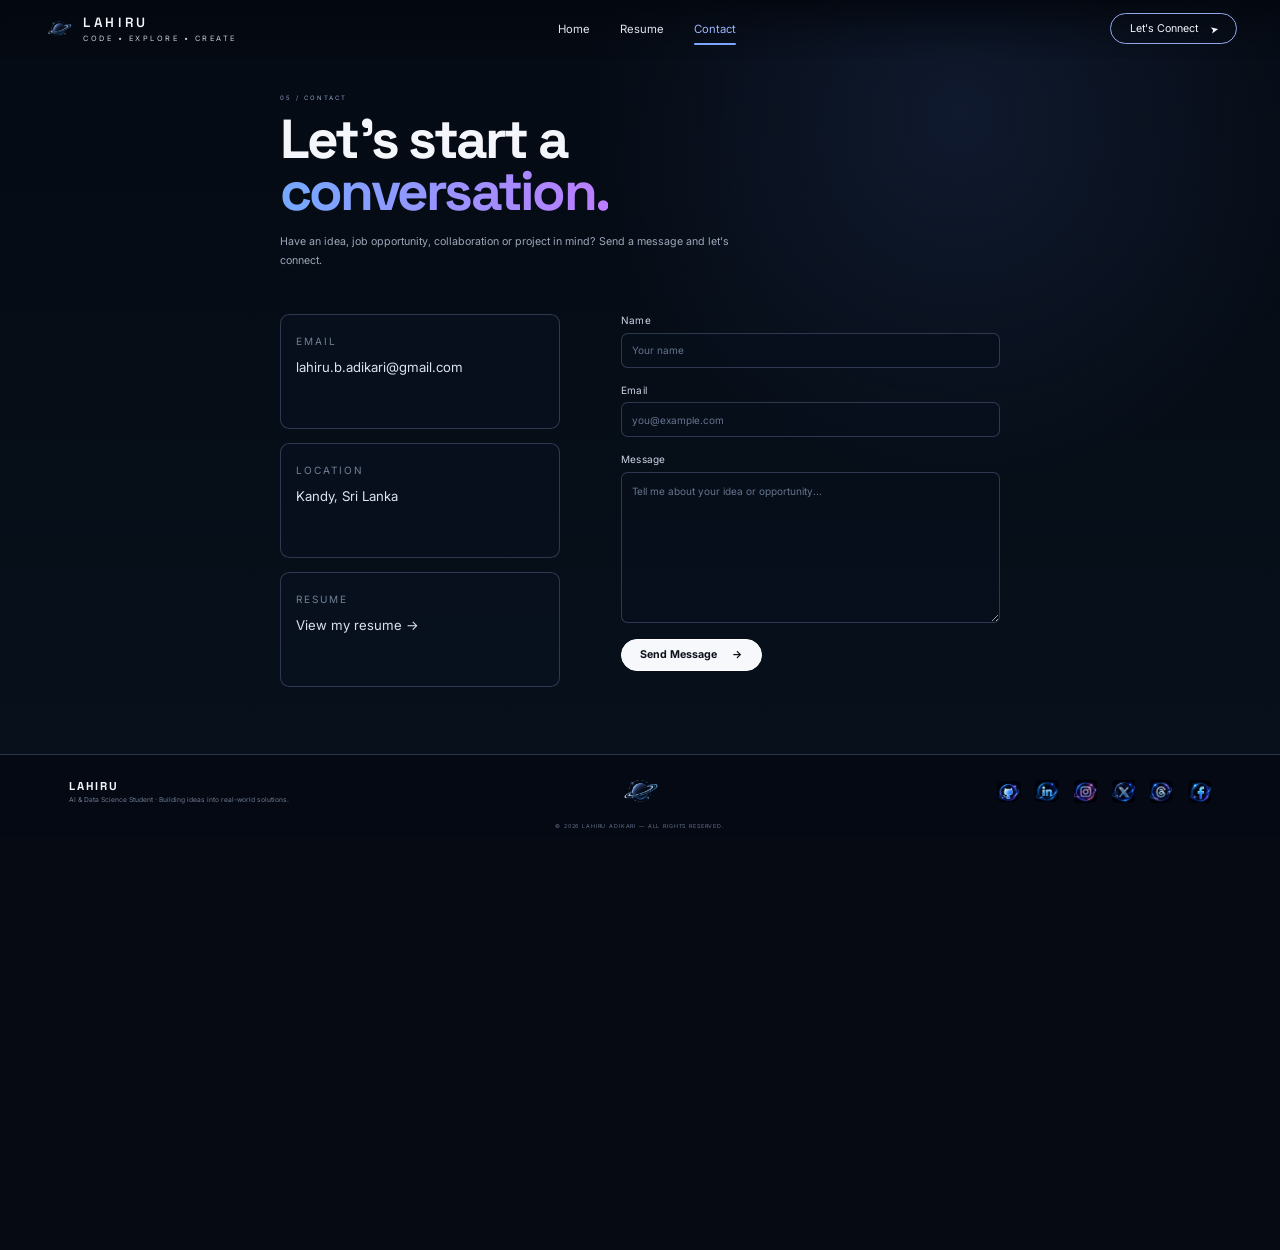
<file: contact.html>
<!doctype html>
<html lang="en">
<head>
  <meta charset="UTF-8">
  <meta name="viewport" content="width=device-width, initial-scale=1">
  <title>Contact | Lahiru</title>
  <link rel="icon" type="image/png" href="assets/logo.png">
  <link rel="stylesheet" href="style.css">
</head>

<body>

  <header class="site-header">

    <a class="brand" href="index.html#home" aria-label="Lahiru home">
      <img
        class="brand-logo"
        src="assets/logo.png"
        alt="Lahiru planet logo">

      <span>
        <strong>LAHIRU</strong>
        <small>CODE • EXPLORE • CREATE</small>
      </span>
    </a>


    <nav class="main-nav" id="mainNav" aria-label="Primary navigation">
      <a href="index.html#home" class="nav-link">Home</a>
      <a href="resume.html" class="nav-link">Resume</a>
      <a href="contact.html" class="nav-link active">Contact</a>
    </nav>


    <div class="header-actions">

      <a class="connect-btn" href="mailto:lahiru@example.com">
        <span>Let's Connect</span>
        <span class="send-icon">➤</span>
      </a>

    </div>


    <button
      class="menu-toggle"
      id="menuToggle"
      aria-label="Open navigation"
      aria-expanded="false"
    >
      <span></span>
      <span></span>
      <span></span>
    </button>

  </header>


  <main class="inner-page">

    <div class="inner-page-wrap">

      <p class="page-eyebrow">05 / CONTACT</p>

      <h1>
        Let's start a<br>
        <span>conversation.</span>
      </h1>

      <p class="inner-page-intro">
        Have an idea, job opportunity, collaboration or project
        in mind? Send a message and let's connect.
      </p>


      <div class="page-grid">


        <!-- Contact Details -->

        <div class="contact-details">

          <div class="detail-card">
            <small>EMAIL</small>
            <a href="mailto:lahiru@example.com">
              lahiru.b.adikari@gmail.com
            </a>
          </div>


          <div class="detail-card">
            <small>LOCATION</small>
            <span>Kandy, Sri Lanka</span>
          </div>


          <div class="detail-card">
            <small>RESUME</small>
            <a href="resume.html">
              View my resume →
            </a>
          </div>

        </div>


        <!-- Contact Form -->

        <form class="contact-form" id="contactForm">

          <label>
            Name
            <input
              type="text"
              id="name"
              name = "name"
              required
              placeholder="Your name"
            >
          </label>


          <label>
            Email
            <input
              type="email"
              id="email"
              name = "email"
              required
              placeholder="you@example.com"
            >
          </label>


          <label>
            Message
            <textarea
              id="message"
              name = "message"
              required
              rows="8"
              placeholder="Tell me about your idea or opportunity..."
            ></textarea>
          </label>


          <button class="primary-btn" type="submit">
            Send Message
            <span>→</span>
          </button>


          <p class="form-status" id="formStatus"></p>

        </form>

      </div>

    </div>

  </main>

  <!-- =========================
         FOOTER
         ========================= -->

    <footer class="site-footer">

      <div>

        <strong>
          LAHIRU
        </strong>

        <p>
          AI & Data Science Student · Building ideas into real-world solutions.
        </p>

      </div>


      <div class="footer-orbit">
        <img
          class="brand-logo"
          src="assets/logo.png"
          alt="Lahiru logo">
      </div>


      <div class="socials">

        <a href="#" aria-label="GitHub">
          <img class="social-logo" src="assets/social/git.png" alt="github">
        </a>

        <a href="https://www.linkedin.com/in/lahiru-b-adikari/" aria-label="LinkedIn">
          <img class="social-logo" src="assets/social/in.png" alt="linkedin">
        </a>

        <a href="#" aria-label="Instagram">
          <img class="social-logo" src="assets/social/insta.png" alt="instagram">
        </a>

        <a href="https://x.com/LahiruAdikarii" aria-label="X">
          <img class="social-logo" src="assets/social/x.png" alt="X">
        </a>

        <a href="#" aria-label="Threads">
          <img class="social-logo" src="assets/social/thread.png" alt="threads">
        </a>

        <a href="https://www.facebook.com/lahiru.adikari.94" aria-label="Facebook">
          <img class="social-logo" src="assets/social/fb.png" alt="X">
        </a>

      </div>


        <!-- COPYRIGHT -->
      <small>
        © 2026 LAHIRU ADIKARI — ALL RIGHTS RESERVED.
      </small>

    </footer>




  <script src="script.js"></script>

</body>
</html>
</file>
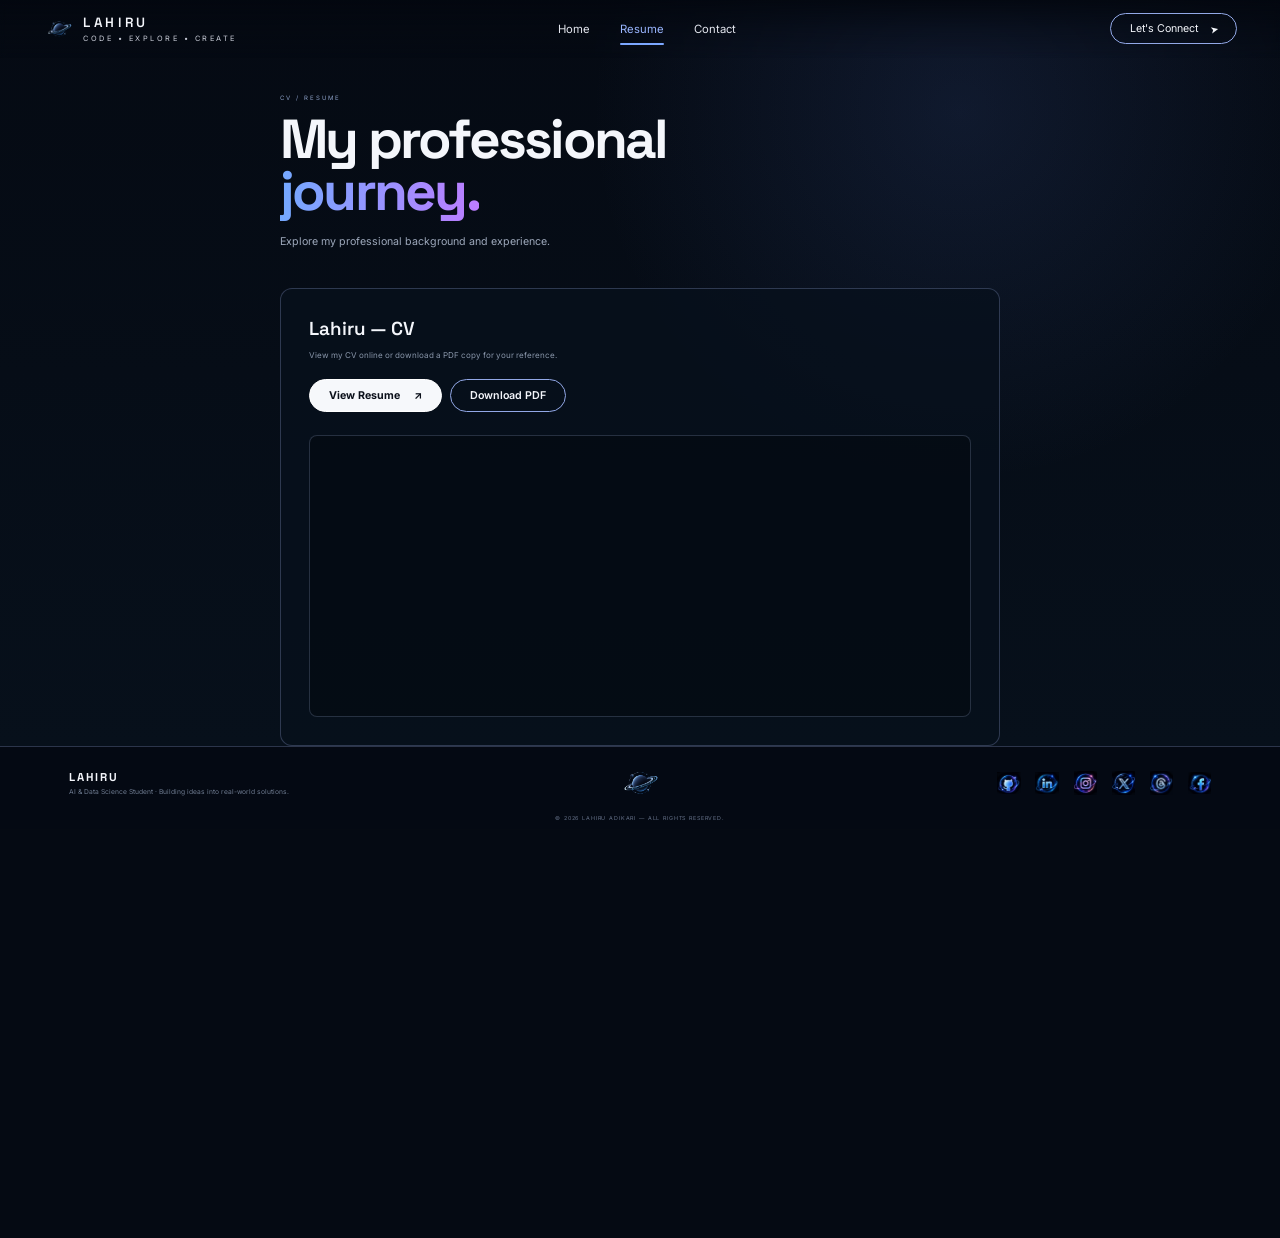
<file: resume.html>
<!doctype html>
<html lang="en">
<head>
  <meta charset="UTF-8">
  <meta name="viewport" content="width=device-width, initial-scale=1">
  <title>Resume | Lahiru</title>
  <link rel="icon" type="image/png" href="assets/logo.png">
  <link rel="stylesheet" href="style.css">
</head>

<body>

  <header class="site-header">

    <a class="brand" href="index.html#home" aria-label="Lahiru home">
      <img
        class="brand-logo"
        src="assets/logo.png"
        alt="Lahiru planet logo">

      <span>
        <strong>LAHIRU</strong>
        <small>CODE • EXPLORE • CREATE</small>
      </span>
    </a>

    <nav class="main-nav" id="mainNav" aria-label="Primary navigation">
      <a href="index.html#home" class="nav-link">Home</a>
      <a href="resume.html" class="nav-link active">Resume</a>
      <a href="contact.html" class="nav-link">Contact</a>
    </nav>

    <div class="header-actions">


      <a class="connect-btn" href="contact.html">
        <span>Let's Connect</span>
        <span class="send-icon">➤</span>
      </a>
    </div>

    <button
      class="menu-toggle"
      id="menuToggle"
      aria-label="Open navigation"
      aria-expanded="false"
    >
      <span></span>
      <span></span>
      <span></span>
    </button>

  </header>


  <main class="inner-page">

    <div class="inner-page-wrap">

      <p class="page-eyebrow">CV / RESUME</p>

      <h1>
        My professional<br>
        <span>journey.</span>
      </h1>

      <p class="inner-page-intro">
        Explore my professional background and experience.
      </p>


      <div class="resume-panel">

        <h2>Lahiru — CV</h2>

        <p>
          View my CV online or download a PDF copy for your reference.
        </p>


        <div class="resume-actions">

          <a
            class="primary-btn"
            href="assets/cv/Lahiru_Adikari_CV.pdf"
            target="_blank"
            rel="noopener"
          >
            View Resume
            <span>↗</span>
          </a>

          <a
            class="outline-btn"
            href="assets/cv/Lahiru_Adikari_CV.pdf"
            id="downloadResume">
            Download PDF
          </a>

        </div>


        <div class="resume-preview">
          <iframe
            src="assets/cv/Lahiru_Adikari_CV.pdf"
            title="Lahiru CV Preview"
            loading="lazy"
          ></iframe>
        </div>

      </div>

    </div>

  </main>

  <!-- =========================
         FOOTER
         ========================= -->

    <footer class="site-footer">

      <div>

        <strong>
          LAHIRU
        </strong>

        <p>
          AI & Data Science Student · Building ideas into real-world solutions.
        </p>

      </div>


      <div class="footer-orbit">
        <img
          class="brand-logo"
          src="assets/logo.png"
          alt="Lahiru logo">
      </div>


      <div class="socials">

        <a href="#" aria-label="GitHub">
          <img class="social-logo" src="assets/social/git.png" alt="github">
        </a>

        <a href="https://www.linkedin.com/in/lahiru-b-adikari/" aria-label="LinkedIn">
          <img class="social-logo" src="assets/social/in.png" alt="linkedin">
        </a>

        <a href="#" aria-label="Instagram">
          <img class="social-logo" src="assets/social/insta.png" alt="instagram">
        </a>

        <a href="https://x.com/LahiruAdikarii" aria-label="X">
          <img class="social-logo" src="assets/social/x.png" alt="X">
        </a>

        <a href="#" aria-label="Threads">
          <img class="social-logo" src="assets/social/thread.png" alt="threads">
        </a>

        <a href="https://www.facebook.com/lahiru.adikari.94" aria-label="Facebook">
          <img class="social-logo" src="assets/social/fb.png" alt="X">
        </a>

      </div>


        <!-- COPYRIGHT -->
      <small>
        © 2026 LAHIRU ADIKARI — ALL RIGHTS RESERVED.
      </small>

    </footer>


  </div>


  <script src="script.js"></script>

</body>
</html>
</file>
<file: style.css>
@import url('https://fonts.googleapis.com/css2?family=Inter:wght@400;500;600;700;800&family=Space+Grotesk:wght@400;500;600;700&display=swap');


/* =========================================================
   ROOT
   ========================================================= */

:root{
  --bg:#050a13;
  --bg2:#07101d;
  --text:#f4f6fb;
  --muted:#9da8bb;
  --line:rgba(148,167,218,.28);

  --blue:#7ca7ff;
  --violet:#b47cff;
  --cyan:#71c9ff;
  --orange:#ffad69;

  --radius:18px;
}


/* =========================================================
   RESET
   ========================================================= */

*{
  box-sizing:border-box;
  margin:0;
  padding:0;
}

html{
  scroll-behavior:smooth;
}

body{
  background:var(--bg);
  color:var(--text);
  font-family:Inter,system-ui,sans-serif;
  overflow-x:hidden;
}

a{
  text-decoration:none;
  color:inherit;
}

button,
input,
textarea{
  font:inherit;
}

button{
  cursor:pointer;
}


/* =========================================================
   PAGE
   ========================================================= */

.page-shell{
  min-height:100vh;

  background:
    radial-gradient(
      circle at 70% 20%,
      rgba(54,84,145,.11),
      transparent 35%
    ),
    var(--bg);
}


/* =========================================================
   HEADER
   ========================================================= */

.site-header{
  position:fixed;
  z-index:100;
  top:0;
  left:0;
  right:0;
  height:86px;
  display:flex;
  align-items:center;
  justify-content:space-between;
  padding:0 5vw;
  background:
    linear-gradient(
      180deg,
      rgba(3,7,15,.88),
      rgba(3,7,15,.32),
      transparent
    );
  backdrop-filter:blur(5px);
}


.brand{
  display:flex;
  align-items:center;
  gap:12px;

  letter-spacing:.22em;
}


.brand-logo{
  width:48px;
  height:48px;
  object-fit:contain;
  flex-shrink:0;
  display:block;
}


.brand strong{
  display:block;

  font:600 20px "Space Grotesk";

  letter-spacing:.27em;
}


.brand small{
  display:block;

  margin-top:5px;

  font-size:11px;
  letter-spacing:.34em;

  color:#c7cbd6;
}


/* MAIN NAV */

.main-nav{
  display:flex;
  gap:45px;
  margin-left:-80px;
}


.nav-link{
  position:relative;

  font-size:17px;
  color:#e4e7ef;

  padding:13px 0;
}


.nav-link:after{
  content:"";

  position:absolute;

  left:0;
  right:0;
  bottom:0;

  height:2px;

  border-radius:5px;

  background:var(--blue);

  transform:scaleX(0);

  transition:.25s;
}


.nav-link:hover:after,
.nav-link.active:after{
  transform:scaleX(1);
}


.nav-link.active{
  color:#9ab6ff;
}


/* CONNECT BUTTON */

.connect-btn,
.outline-btn{
  border:1px solid #92a8e7;
  border-radius:30px;

  padding:12px 27px;

  display:inline-flex;
  align-items:center;

  gap:18px;

  transition:.25s;
}


.connect-btn:hover,
.outline-btn:hover{
  background:rgba(124,167,255,.12);

  box-shadow:
    0 0 22px rgba(124,167,255,.16);
}


.send-icon{
  font-size:15px;
  transform:rotate(-12deg);
}


/* MOBILE MENU BUTTON */

.menu-toggle{
  display:none;

  background:none;
  border:0;

  width:36px;
}


.menu-toggle span{
  display:block;

  height:2px;

  background:white;

  margin:6px 0;
}


/* =========================================================
   HERO
   ========================================================= */

.hero{
  min-height:930px;
  height:100vh;

  position:relative;

  isolation:isolate;

  background-image:url("assets/space-room.png");

  background-size:cover;
  background-position:center center;
  background-repeat:no-repeat;
}


.hero-overlay{
  position:absolute;
  inset:0;

  z-index:-1;

  background:
    linear-gradient(
      90deg,
      rgba(2,7,16,.74) 0%,
      rgba(2,7,16,.30) 42%,
      rgba(2,7,16,.08) 75%
    ),

    linear-gradient(
      180deg,
      rgba(2,7,16,.30),
      transparent 32%,
      rgba(2,7,16,.68) 100%
    );
}


/* =========================================================
   HERO COPY
   ========================================================= */

.hero-copy{
  position:absolute;

  left:13%;
  top:23%;

  z-index:2;
}


.eyebrow{
  font-size:9px;

  letter-spacing:.34em;

  color:#95a5c5;

  margin-bottom:18px;
}


.hero h1{
  font:700 clamp(42px,4.5vw,70px)/.98 "Space Grotesk";

  letter-spacing:-.04em;

  text-shadow:
    0 3px 25px rgba(0,0,0,.5);
}


.hero h1 span,
.section-heading h2 span{
  background:
    linear-gradient(
      90deg,
      #74a9ff,
      #bc7dff
    );

  -webkit-background-clip:text;
  background-clip:text;

  color:transparent;
}


.hero-description{
  margin-top:23px;

  color:#e1e5ed;

  font-size:15px;

  line-height:1.65;
}


/* =========================================================
   HERO BUTTONS
   ========================================================= */

.hero-actions{
  display:flex;

  gap:20px;

  margin-top:27px;
}


.primary-btn{
  background:#f6f8fb;

  color:#0b101a;

  border:1px solid white;

  border-radius:28px;

  padding:13px 28px;

  display:inline-flex;
  align-items:center;
  justify-content:center;

  gap:22px;

  font-weight:700;

  transition:.25s;
}


.primary-btn:hover{
  transform:translateY(-2px);

  box-shadow:
    0 8px 35px rgba(255,255,255,.22);
}


.outline-btn{
  padding:12px 28px;

  font-weight:600;
}


/* =========================================================
   HERO FEATURE STRIP
   ========================================================= */

.hero-features{
  display:grid;

  grid-template-columns:repeat(4,1fr);

  /*
     Desktop compensation:
     The page uses 67% visual scaling below.
     1200px CSS width appears approximately 804px visually.
  */

  width:1500px;
  max-width:100%;

  margin-top:80px;

  border-top:none;
  border-bottom:none;

  position:relative;
}


/* INDIVIDUAL FEATURE */

.hero-feature{
  position:relative;

  min-height:110px;

  display:flex;
  align-items:center;
  justify-content:center;

  gap:16px;

  transition:transform .3s ease;
}


/* VERTICAL SEPARATORS */

.hero-feature:not(:last-child)::after{
  content:"";

  position:absolute;

  right:0;

  top:4px;
  bottom:4px;

  width:1px;

  background:
    linear-gradient(
      to bottom,
      transparent,
      rgba(148,167,218,.25),
      transparent
    );
}


/* =========================================================
   FEATURE ICONS
   ========================================================= */

.feature-icon{
  width:50px;
  height:50px;

  display:flex;
  align-items:center;
  justify-content:center;

  flex-shrink:0;
}


.feature-icon svg{
  width:42px;
  height:42px;

  fill:none;

  stroke:var(--blue);

  stroke-width:2.2;

  stroke-linecap:round;
  stroke-linejoin:round;

  filter:
    drop-shadow(
      0 0 7px rgba(124,167,255,.35)
    );
}


.feature-icon.planet-icon svg{
  stroke:var(--violet);
}


/* =========================================================
   FEATURE TEXT
   ========================================================= */

.feature-text{
  display:flex;

  flex-direction:column;

  line-height:1.3;
}


.feature-text span,
.feature-text strong{
  color:var(--text);

  font-family:"Inter",sans-serif;

  font-size:14px;

  font-weight:500;

  letter-spacing:.01em;
}


/* =========================================================
   FEATURE HOVER
   ========================================================= */

.hero-feature:hover{
  transform:translateY(-2px);
}


.hero-feature:hover .feature-icon svg{
  filter:
    drop-shadow(
      0 0 12px rgba(124,167,255,.65)
    );
}


/* =========================================================
   SIDE NAVIGATION
   ========================================================= */

.side-nav{
  position:fixed;

  z-index:99999;

  left:3.5%;
  top:50vh;

  transform:translateY(-50%);

  display:flex;

  flex-direction:column;

  gap:0;

  visibility:visible;
  opacity:1;
}


.side-item{
  position:relative;

  z-index:100000;

  width:115px;
  height:74px;

  padding-left:30px;

  display:flex;

  flex-direction:column;

  gap:5px;

  color:#a8b0c0;

  font-size:13px;

  transition:
    color .25s ease,
    transform .25s ease;
}


.side-item:hover{
  transform:translateX(3px);
}


.side-item:before{
  content:"";

  position:absolute;

  left:7px;

  top:4px;
  bottom:-4px;

  width:1px;

  background:rgba(180,190,210,.5);
}


.side-item:after{
  content:"";

  position:absolute;

  left:3px;
  top:1px;

  width:7px;
  height:7px;

  border:1px solid #e6ebfa;

  border-radius:50%;

  background:#09101c;
}


.side-item.active{
  color:#8ca9ff;

  font-weight:600;
}


.side-item.active:after{
  background:#9db7ff;

  box-shadow:
    0 0 10px #8eaaff;
}


.side-number{
  font-size:10px;

  letter-spacing:.12em;
}


/* =========================================================
   HERO SIDE TEXT
   ========================================================= */

.hero-side-copy{
  position:absolute;

  right:16%;
  top:31%;

  font-size:10px;

  line-height:1.9;

  letter-spacing:.38em;

  color:#e7e9ef;

  text-align:center;
}


.hero-motto{
  position:absolute;

  left:3.5%;
  bottom:28%;

  font-size:11px;

  line-height:1.35;

  letter-spacing:.28em;

  color:#cbd2df;
}


.hero-motto span{
  display:block;

  margin-top:7px;
}


/* =========================================================
   SCROLL CUE
   ========================================================= */

.scroll-cue{
  position:absolute;

  bottom:45px;

  left:50%;

  transform:translateX(-50%);

  font-size:9px;

  letter-spacing:.22em;

  color:#c9d0df;

  text-align:center;

  z-index:5;
}


.scroll-cue i{
  display:block;

  width:15px;
  height:27px;

  border:1px solid white;

  border-radius:10px;

  margin:9px auto 0;

  position:relative;
}


.scroll-cue i:after{
  content:"";

  position:absolute;

  width:2px;
  height:5px;

  background:white;

  left:5px;
  top:5px;

  border-radius:2px;

  animation:scrollDot 1.5s infinite;
}


@keyframes scrollDot{

  0%,
  100%{
    opacity:.25;
    transform:translateY(0);
  }

  50%{
    opacity:1;
    transform:translateY(7px);
  }

}


/* =========================================================
   CONTENT SECTIONS
   ========================================================= */

.content-section{
  padding:120px 15vw;

  position:relative;
}


.about,
.projects,
.skills,
.contact{
  background:
    linear-gradient(
      180deg,
      #060b14,
      #07101b
    );
}


.section-heading p,
.card-label{
  font-size:9px;

  letter-spacing:.34em;

  color:#8da1c8;

  margin-bottom:18px;
}


.section-heading h2{
  font:700 clamp(38px,5vw,65px)/.98 "Space Grotesk";

  letter-spacing:-.045em;
}



/* =========================================================
   ABOUT SECTION
   ========================================================= */

.about {

  position: relative;

  overflow: hidden;

  isolation: isolate;

  /*
     Starfield background
     Change this path if your image is stored elsewhere.
  */

  background-image:

    /* Dark overlay for text readability */

    linear-gradient(
      90deg,
      rgba(3, 8, 18, .94),
      rgba(3, 8, 18, .72)
    ),

    url("assets/starbackground.png");

  background-size: cover;

  background-position: center;

  background-repeat: no-repeat;

}


/* Soft dark fade at the top and bottom */

.about::before {

  content: "";

  position: absolute;

  inset: 0;

  z-index: -1;

  pointer-events: none;

  background:

    linear-gradient(
      to bottom,
      rgba(3, 8, 18, .85),
      transparent 22%,
      transparent 78%,
      rgba(3, 8, 18, .9)
    );

}


/* =========================================================
   ABOUT GRID
   ========================================================= */

.about-grid {

  display: grid;

  grid-template-columns: 1.15fr .75fr;

  gap: 10vw;

  margin-top: 65px;

  align-items: center;

}


.about-text {

  max-width: 720px;

}


.large-copy {

  font-size: 22px;

  line-height: 1.55;

  color: #edf0f7;

}


.about-text > p:not(.large-copy) {

  margin-top: 25px;

  color: #aab4c5;

  line-height: 1.85;

}


/* =========================================================
   ABOUT STATS
   ========================================================= */

.about-stats {

  display: flex;

  gap: 55px;

  margin-top: 48px;

}


.about-stats div {

  display: flex;

  gap: 12px;

  align-items: flex-start;

}


.about-stats strong {

  font: 600 25px "Space Grotesk";

  color: #91aaff;

}


.about-stats span {

  font-size: 8px;

  letter-spacing: .2em;

  line-height: 1.6;

  color: #aab4c5;

}


/* =========================================================
   ABOUT VISUAL
   ========================================================= */

.about-visual {

  position: relative;

}


/* =========================================================
   PHOTO
   ========================================================= */

.about-photo {

  position: relative;

  overflow: hidden;

  border-radius: 18px;

}


.about-photo img {

  display: block;

  width: 100%;

  height: auto;

  object-fit: cover;

}


/* =========================================================
   QUOTE PANEL
   ========================================================= */

.quote-panel {

  min-height: 300px;

  border: 1px solid var(--line);

  border-radius: 18px;

  padding: 55px 48px;

  position: relative;

  background:

    radial-gradient(
      circle at 80% 20%,
      rgba(76, 117, 210, .22),
      transparent 35%
    ),

    rgba(7, 16, 28, .94);

  overflow: hidden;

  backdrop-filter: blur(4px);

}


.quote-panel::after {

  content: "";

  position: absolute;

  width: 230px;

  height: 230px;

  border-radius: 50%;

  right: -75px;

  bottom: -95px;

  background:

    radial-gradient(
      circle at 35% 35%,
      #dbe7ff,
      transparent 16%,
      #1d477f 30%,
      #08162a 68%
    );

  opacity: .8;

}


.quote-mark {

  font: 700 70px Georgia;

  color: #8aa8ff;

  line-height: .6;

}


.quote-panel p {

  position: relative;

  z-index: 1;

  font: 500 22px/1.55 "Space Grotesk";

  max-width: 400px;

  margin-top: 20px;

}


.quote-panel small {

  display: block;

  margin-top: 28px;

  letter-spacing: .35em;

  font-size: 8px;

  color: #aeb8cc;

}


/* =========================================================
   RESPONSIVE DESIGN
   ========================================================= */

@media (max-width: 900px) {

  .about-grid {

    grid-template-columns: 1fr;

    gap: 50px;

  }

  .about-visual {

    max-width: 600px;

  }

}


@media (max-width: 600px) {

  .about {

    background-position: center;

  }

  .about-stats {

    gap: 25px;

    flex-wrap: wrap;

  }

  .quote-panel {

    padding: 40px 30px;

  }

  .quote-panel p {

    font-size: 20px;

  }

}


/* =========================================================
   PROJECTS
   ========================================================= */

.split-heading {
  display: flex;
  justify-content: space-between;
  align-items: flex-end;
}


.section-note {
  font-size: 12px !important;
  line-height: 1.8;
  color: #77849a;
  letter-spacing: .02em;
}


/* =========================================================
   PROJECT GRID
   ========================================================= */

.project-grid {

  display: grid;

  grid-template-columns: 1fr 1fr;

  gap: 20px;

  margin-top: 55px;

}


/* =========================================================
   PROJECT CARD
   ========================================================= */

.project-card {

  border: 1px solid var(--line);

  border-radius: 18px;

  background:
    linear-gradient(
      145deg,
      rgba(12,23,39,.9),
      rgba(5,11,20,.95)
    );

  min-height: 260px;

  position: relative;

  overflow: hidden;

  transition:
    transform .3s ease,
    border-color .3s ease,
    box-shadow .3s ease;

}


.project-card:hover {

  transform: translateY(-4px);

  border-color: rgba(138,169,255,.7);

  box-shadow:
    0 18px 55px rgba(0,0,0,.3);

}


/* =========================================================
   PROJECT NUMBER
   ========================================================= */

.project-number {

  position: absolute;

  top: 17px;

  right: 20px;

  color: #56627a;

  font-size: 9px;

  letter-spacing: .15em;

}


/* =========================================================
   FEATURED PROJECT
   ========================================================= */

.featured-project {

  grid-column: 1 / -1;

  display: grid;

  grid-template-columns:
    150px
    minmax(0, 1fr)
    180px;

  align-items: center;

  gap: 32px;

  padding: 32px;

  min-height: 300px;

}


/* =========================================================
   PROJECT DEMO AREA
   ========================================================= */

.project-demo {

  display: flex;

  flex-direction: column;

  gap: 12px;

  min-width: 0;

}


.project-video {

  width: 100%;

  aspect-ratio: 16 / 9;

  border: 1px solid rgba(126,150,202,.35);

  border-radius: 10px;

  overflow: hidden;

  background: #050b15;

}


.project-video video {

  width: 100%;

  height: 100%;

  display: block;

  object-fit: cover;

}


.project-demo .project-open {

  width: 100%;

  min-height: 55px;

  height: auto;

  padding: 12px;

  border: 1px solid var(--line);

  border-radius: 10px;

  flex-direction: row;

  gap: 10px;

  font-size: 24px;

}


.project-demo .project-open small {

  font-size: 10px;

}


/* =========================================================
   BRAIN CT IMAGE
   ========================================================= */

.project-thumb {

  width: 120px;

  height: 120px;

  border: 1px solid #7185b5;

  border-radius: 9px;

  padding: 5px;

  position: relative;

  overflow: hidden;

  background: #05070b;

}


.brain-project-thumb img {

  width: 100%;

  height: 100%;

  display: block;

  object-fit: cover;

  border-radius: 5px;

}


/* CT scan label */

.scan-label {

  position: absolute;

  bottom: 5px;

  left: 7px;

  right: 7px;

  padding: 4px;

  background: rgba(0,0,0,.65);

  border: 1px solid rgba(200,210,230,.2);

  color: #dce4f5;

  font-size: 6px;

  letter-spacing: .15em;

  text-align: center;

  backdrop-filter: blur(3px);

}


/* =========================================================
   FEATURED PROJECT INFO
   ========================================================= */

.project-info {

  padding: 0;

  min-width: 0;

}


.project-info h3 {

  font: 600 22px "Space Grotesk";

  line-height: 1.35;

  margin-bottom: 12px;

}


.project-info > p:not(.card-label) {

  font-size: 13px;

  line-height: 1.8;

  color: #9ba7ba;

  max-width: 650px;

  margin: 0;

}


/* =========================================================
   TECHNOLOGY TAGS
   ========================================================= */

.tags {

  display: flex;

  flex-wrap: wrap;

  gap: 7px;

  margin-top: 13px;

}


.tags span {

  font-size: 9px;

  border: 1px solid rgba(126,150,202,.45);

  border-radius: 20px;

  padding: 6px 10px;

  color: #c8d0df;

}


/* =========================================================
   PROJECT OPEN BUTTON
   ========================================================= */

.project-open {

  background: none;

  border: 0;

  border-left: 1px solid var(--line);

  height: 100%;

  min-height: 110px;

  color: #a9baff;

  font-size: 32px;

  display: flex;

  align-items: center;

  justify-content: center;

  flex-direction: column;

  gap: 7px;

  cursor: pointer;

  transition: .3s;

}


.project-open:hover {

  color: #ffffff;

  background: rgba(120,150,255,.04);

}


.project-open small {

  font-size: 9px;

  line-height: 1.4;

  color: #d2d8e5;

}


/* =========================================================
   SMALL PROJECTS
   ========================================================= */

.mini-project {

  padding: 30px;

  display: grid;

  grid-template-columns: 105px 1fr 75px;

  align-items: center;

  gap: 20px;

}


.mini-project-content {

  padding-right: 10px;

}


/* =========================================================
   PROJECT IMAGE VISUALS
   ========================================================= */

.project-visual {

  width: 90px;

  height: 90px;

  display: flex;

  align-items: center;

  justify-content: center;

  flex-shrink: 0;

  overflow: hidden;

}


/* =========================================================
   PROJECT IMAGES
   ========================================================= */

.project-visual img {

  width: 85px;

  height: 85px;

  display: block;

  object-fit: contain;

  border-radius: 50%;

  transition:

    transform .3s ease,

    filter .3s ease;

}


/* =========================================================
   PROJECT IMAGE HOVER
   ========================================================= */

.mini-project:hover .project-visual img {

  transform: scale(1.06);

}


/* =========================================================
   CURRENT PROJECT
   ========================================================= */

.current-project {

  border-color: rgba(126,150,202,.35);

}


/* =========================================================
   RESPONSIVE
   ========================================================= */

@media (max-width: 900px) {

  .featured-project {

    grid-template-columns:
      130px
      1fr
      90px;

  }


  .featured-project .project-thumb {

    width: 110px;

    height: 110px;

  }


  .project-info {

    padding: 0 15px;

  }


  .mini-project {

    grid-template-columns:
      80px
      1fr
      65px;

    padding: 24px;

  }


  .project-visual {

    width: 75px;

    height: 75px;

  }


  .project-visual img {

    width: 70px;

    height: 70px;

  }

}


@media (max-width: 650px) {

  .split-heading {

    flex-direction: column;

    align-items: flex-start;

    gap: 20px;

  }


  .project-grid {

    grid-template-columns: 1fr;

  }


  .featured-project {

    grid-column: auto;

    grid-template-columns: 1fr;

    gap: 20px;

  }


  .project-info {

    padding: 0;

  }


  .featured-project .project-open {

    border-left: 0;

    border-top: 1px solid var(--line);

    min-height: 80px;

  }


  .mini-project {

    grid-template-columns: 80px 1fr;

  }


  .mini-project .project-open {

    grid-column: 1 / -1;

    border-left: 0;

    border-top: 1px solid var(--line);

    min-height: 65px;

  }

}



/* =========================================================
   SKILLS
   ========================================================= */

.skills-layout{
  display:grid;

  grid-template-columns:.7fr 1.3fr;

  gap:9vw;

  margin-top:65px;
}


.skills-intro p{
  font:500 22px/1.5 "Space Grotesk";

  max-width:300px;
}


.skills-intro span{
  display:block;

  color:#7e8ba1;

  font-size:12px;

  line-height:1.8;

  margin-top:18px;

  max-width:320px;
}


.skill-list{
  border-top:1px solid var(--line);
}


.skill-row{
  display:grid;

  grid-template-columns:40px 1fr auto;

  align-items:center;

  padding:22px 0;

  border-bottom:1px solid var(--line);

  transition:.2s;
}


.skill-row:hover{
  padding-left:10px;

  background:rgba(100,130,190,.04);
}


.skill-row span,
.skill-row em{
  font-size:8px;

  letter-spacing:.18em;

  color:#75839a;
}


.skill-row strong{
  font:500 18px "Space Grotesk";
}


.skill-row em{
  font-style:normal;
}

/* =========================================================
   SKILL ICONS
   ========================================================= */

.skill-row strong {
  display: flex;
  align-items: center;
  gap: 10px;
}

.skill-row strong img {
  width: 25px;
  height: 25px;
  object-fit: contain;
  flex-shrink: 0;
  display: block;
}


/* =========================================================
   FOOTER
   ========================================================= */

.site-footer{
  padding:20px 8vw 12px;
  display:grid;
  grid-template-columns:1fr auto 1fr;
  align-items:center;
  gap:12px;
  border-top:1px solid var(--line);
  background:#040913;
}


/* =========================
   BRAND
   ========================= */

.site-footer strong{
  font:700 17px "Space Grotesk";
  letter-spacing:.18em;
}

.site-footer p{
  font-size:10px;
  color:#6e7b90;
  margin-top:5px;
}


/* =========================
   LOGO
   ========================= */

.footer-orbit{
  font-size:32px;
  color:#9bacff;
}

.footer-orbit .brand-logo{
  width:68px;
  height:68px;
  object-fit:contain;
}


/* =========================
   SOCIALS
   ========================= */

.socials{
  display:flex;
  justify-content:flex-end;
  align-items:center;
  gap:22px;
  white-space:nowrap;
}

.socials a{
  font-size:11px;
  color:#c7cfde;
  text-decoration:none;
}

.social-logo{
  width:35px;
  height:35px;
  object-fit:contain;
  display:block;
  transition:transform .25s ease, opacity .25s ease;
}

.socials a:hover .social-logo{
  transform:translateY(-2px);
  opacity:.75;
}


/* =========================
   COPYRIGHT
   ========================= */

.site-footer>small{
  grid-column:1/-1;
  text-align:center;
  font-size:8px;
  letter-spacing:.16em;
  color:#657188;
  margin-top:2px;
}


/* =========================================================
   PROJECT MODAL
   ========================================================= */

.modal{
  position:fixed;

  inset:0;

  z-index:200;

  display:none;

  align-items:center;
  justify-content:center;

  padding:25px;
}


.modal.open{
  display:flex;
}


.modal-backdrop{
  position:absolute;

  inset:0;

  background:rgba(0,0,0,.78);

  backdrop-filter:blur(8px);
}


.modal-card{
  position:relative;

  width:min(620px,100%);

  padding:45px;

  border:1px solid #6078ae;

  border-radius:20px;

  background:
    linear-gradient(
      145deg,
      #0c1727,
      #050b14
    );

  box-shadow:
    0 25px 100px rgba(0,0,0,.65);
}


.modal-card h2{
  font:700 38px "Space Grotesk";

  margin-bottom:18px;
}


.modal-card>p:not(.card-label){
  color:#aab5c7;

  line-height:1.8;

  font-size:13px;
}


.modal-close{
  position:absolute;

  right:18px;
  top:13px;

  border:0;

  background:none;

  color:#cbd4e4;

  font-size:28px;
}


.modal-note{
  margin-top:30px;

  padding-top:18px;

  border-top:1px solid var(--line);

  font-size:10px;

  color:#718097;

  line-height:1.7;
}


/* =========================================================
   HEADER ACTIONS / SEPARATE PAGES
   ========================================================= */

.header-actions{
  display:flex;

  align-items:center;

  gap:20px;
}


.resume-link{
  font-size:12px;

  color:#d9dfec;

  letter-spacing:.08em;
}


.resume-link:hover{
  color:#9eb8ff;
}


/* =========================================================
   CONTACT CTA
   ========================================================= */

.contact-cta{
  padding-top:90px;

  padding-bottom:90px;
}


.contact-cta-inner{
  border:1px solid var(--line);

  border-radius:20px;

  padding:55px 60px;

  display:flex;

  align-items:center;

  justify-content:space-between;

  gap:50px;

  background:
    radial-gradient(
      circle at 85% 45%,
      rgba(89,122,210,.18),
      transparent 30%
    ),

    linear-gradient(
      145deg,
      #091321,
      #050b14
    );
}


.contact-cta h2{
  font:700 clamp(38px,5vw,65px)/.98 "Space Grotesk";

  letter-spacing:-.045em;
}


.contact-cta h2 span{
  background:
    linear-gradient(
      90deg,
      #74a9ff,
      #bc7dff
    );

  -webkit-background-clip:text;

  background-clip:text;

  color:transparent;
}


.contact-cta-inner>div:first-child>p:last-child{
  margin-top:20px;

  max-width:570px;

  color:#8996aa;

  line-height:1.7;

  font-size:12px;
}


.cta-actions{
  display:flex;

  gap:13px;

  flex-shrink:0;
}


.section-label{
  font-size:9px;

  letter-spacing:.34em;

  color:#8da1c8;

  margin-bottom:18px;
}


/* =========================================================
   INNER PAGES
   ========================================================= */

.inner-page{
  min-height:100vh;

  padding-top:140px;

  background:
    radial-gradient(
      circle at 75% 15%,
      rgba(72,103,181,.16),
      transparent 32%
    ),

    linear-gradient(
      180deg,
      #050a13,
      #07101b
    );
}


.inner-page-wrap{
  width:min(1120px,84vw);

  margin:0 auto;
}


.page-eyebrow{
  font-size:9px;

  letter-spacing:.34em;

  color:#8da1c8;

  margin-bottom:18px;
}


.inner-page h1{
  font:700 clamp(48px,7vw,82px)/.95 "Space Grotesk";

  letter-spacing:-.05em;
}


.inner-page h1 span{
  background:
    linear-gradient(
      90deg,
      #74a9ff,
      #bc7dff
    );

  -webkit-background-clip:text;

  background-clip:text;

  color:transparent;
}


.inner-page-intro{
  max-width:680px;

  color:#9da8bb;

  line-height:1.8;

  margin-top:22px;
}





/* =========================================================
   RESUME
   ========================================================= */

.resume-panel{

  border:1px solid var(--line);

  border-radius:18px;

  padding:42px;

  background:rgba(7,16,28,.75);

  margin-top:55px;

}


.resume-panel h2{

  font:600 28px "Space Grotesk";

  margin-bottom:12px;

}


.resume-panel p{

  font-size:12px;

  color:#8996aa;

  line-height:1.8;

}


.resume-actions{

  display:flex;

  gap:12px;

  flex-wrap:wrap;

  margin-top:25px;

}


.resume-preview{

  margin-top:35px;

  height:420px;

  border:1px solid rgba(141,161,200,.25);

  border-radius:12px;

  overflow:hidden;

  background:rgba(0,0,0,.25);

}


.resume-preview iframe{

  width:100%;

  height:100%;

  border:none;

  display:block;

}


@media (max-width:768px){

  .resume-preview{

    height:350px;

  }

}


/* =========================================================
   DESKTOP SCALE COMPENSATION
   =========================================================

   Your original composition was designed around 67% visual
   scale. This keeps the overall desktop composition while
   allowing the CSS dimensions to remain readable.

   Hero feature strip has already been compensated above.
   ========================================================= */

@media (min-width:901px){

  html{
    zoom:0.67;
  }

}


/* =========================================================
   TABLET
   MAX WIDTH: 900px
   ========================================================= */

@media (max-width:900px){

  /* -------------------------------------------------------
     HEADER
     ------------------------------------------------------- */

  .main-nav{
    display:none;

    position:absolute;

    top:75px;

    left:5vw;
    right:5vw;

    margin:0;

    padding:20px;

    background:rgba(5,10,19,.97);

    border:1px solid var(--line);

    border-radius:15px;

    flex-direction:column;

    gap:0;
  }


  .main-nav.open{
    display:flex;
  }


  .main-nav a{
    padding:14px;
  }


  .connect-btn{
    display:none;
  }


  .menu-toggle{
    display:block;
  }


  .header-actions{
    gap:12px;
  }


  .resume-link{
    display:none;
  }


  /* -------------------------------------------------------
     HERO
     ------------------------------------------------------- */

  .hero{
    min-height:850px;

    background-position:58% center;
  }


  .hero-copy{
    left:9%;
    top:23%;
  }


  .hero-copy h1{
    font-size:48px;
  }


  .hero-side-copy{
    right:7%;
    top:37%;
  }


  .hero-motto{
    display:none;
  }


  /* -------------------------------------------------------
     HERO FEATURES
     ------------------------------------------------------- */

  .hero-features{
    width:700px;

    max-width:100%;

    margin-top:25px;

    padding:15px 0;
  }


  .hero-feature{
    min-height:55px;

    gap:7px;
  }


  .feature-icon{
    width:36px;
    height:36px;
  }


  .feature-icon svg{
    width:31px;
    height:31px;
  }


  .feature-text span,
  .feature-text strong{
    font-size:11px;
  }


  .scroll-cue{
    bottom:30px;
  }


  /* -------------------------------------------------------
     SIDE NAV
     ------------------------------------------------------- */

  .side-nav{
    left:auto;

    right:18px;

    top:50%;

    transform:translateY(-50%);
  }


  .side-item{
    width:28px;

    padding-left:0;

    height:48px;

    align-items:center;
  }


  .side-item span:last-child{
    display:none;
  }


  .side-item:before{
    left:13px;
  }


  .side-item:after{
    left:10px;
  }


  .side-number{
    display:none;
  }


  /* -------------------------------------------------------
     PROJECTS
     ------------------------------------------------------- */

  .featured-project{
    grid-template-columns:90px 1fr 70px;
  }


  .featured-project .project-thumb{
    width:85px;
    height:85px;
  }


  .project-info{
    padding:0 15px;
  }


  .project-grid{
    grid-template-columns:1fr;
  }


  .mini-project{
    min-height:220px;
  }


  /* -------------------------------------------------------
     CONTENT GRIDS
     ------------------------------------------------------- */

  .skills-layout,
  .contact-grid,
  .about-grid{
    grid-template-columns:1fr;
  }


  .about-stats{
    gap:25px;
  }


  /* -------------------------------------------------------
     CONTACT CTA
     ------------------------------------------------------- */

  .contact-cta-inner{
    padding:38px 28px;

    display:block;
  }


  .cta-actions{
    margin-top:30px;
  }


  /* -------------------------------------------------------
     INNER PAGES
     ------------------------------------------------------- */

  .page-grid{
    grid-template-columns:1fr;

    gap:35px;
  }

}


/* =========================================================
   MOBILE
   MAX WIDTH: 600px
   ========================================================= */

@media (max-width:600px){

  /* -------------------------------------------------------
     HEADER
     ------------------------------------------------------- */

  .brand strong{
    font-size:14px;
  }


  .brand small{
    font-size:6px;
  }


  /* -------------------------------------------------------
     HERO
     ------------------------------------------------------- */

  .hero{
    height:800px;

    min-height:800px;

    background-position:61% center;
  }


  .hero-overlay{
    background:
      linear-gradient(
        90deg,
        rgba(2,7,16,.86),
        rgba(2,7,16,.32)
      ),

      linear-gradient(
        180deg,
        rgba(2,7,16,.2),
        rgba(2,7,16,.8)
      );
  }


  .hero-copy{
    left:7%;
    top:24%;
  }


  .hero h1{
    font-size:42px;
  }


  .hero-description{
    font-size:12px;

    max-width:300px;
  }


  .desktop{
    display:none;
  }


  .hero-side-copy{
    display:none;
  }


  .hero-actions{
    gap:10px;

    flex-wrap:wrap;
  }


  .primary-btn,
  .outline-btn{
    padding:11px 18px;

    font-size:12px;
  }


  /* -------------------------------------------------------
     MOBILE HERO FEATURES
     ------------------------------------------------------- */

  .hero-features{
    grid-template-columns:repeat(2,1fr);

    width:100%;

    max-width:100%;

    margin-top:22px;

    padding:8px 0;
  }


  .hero-feature{
    min-height:48px;

    padding:10px 5px;

    justify-content:flex-start;

    gap:8px;
  }


  .hero-feature:not(:last-child)::after{
    display:none;
  }


  .hero-feature:nth-child(1),
  .hero-feature:nth-child(2){
    border-bottom:
      1px solid rgba(148,167,218,.12);
  }


  .hero-feature:nth-child(odd){
    border-right:
      1px solid rgba(148,167,218,.12);
  }


  .feature-icon{
    width:30px;
    height:30px;
  }


  .feature-icon svg{
    width:26px;
    height:26px;
  }


  .feature-text span,
  .feature-text strong{
    font-size:10px;
  }


  /* -------------------------------------------------------
     MOBILE SCROLL
     ------------------------------------------------------- */

  .scroll-cue{
    bottom:18px;

    font-size:7px;

    letter-spacing:.16em;

    white-space:nowrap;
  }


  .scroll-cue i{
    margin-top:7px;
  }


  /* -------------------------------------------------------
     CONTENT
     ------------------------------------------------------- */

  .content-section{
    padding:85px 7vw;
  }


  .section-heading h2{
    font-size:43px;
  }


  .split-heading{
    display:block;
  }


  .section-note{
    margin-top:25px;
  }


  /* -------------------------------------------------------
     PROJECTS
     ------------------------------------------------------- */

  .featured-project{
    display:grid;

    grid-template-columns:70px 1fr;

    padding:22px;
  }


  .featured-project .project-info{
    grid-column:1/-1;

    padding:18px 0 5px;
  }


  .featured-project .project-open{
    position:absolute;

    right:10px;
    top:10px;

    height:65px;

    border-left:0;

    min-height:0;
  }


  .mini-project{
    padding:28px 22px;
  }


  .mini-project>div:nth-child(2){
    padding-right:0;
  }


  .project-open{
    font-size:25px;
  }


  /* -------------------------------------------------------
     ABOUT
     ------------------------------------------------------- */

  .quote-panel{
    padding:38px 28px;
  }


  .about-stats{
    flex-wrap:wrap;
  }


  /* -------------------------------------------------------
     SKILLS
     ------------------------------------------------------- */

  .skill-row{
    grid-template-columns:30px 1fr;
  }


  .skill-row em{
    display:none;
  }


  /* -------------------------------------------------------
     FOOTER
     ------------------------------------------------------- */

  .site-footer{
    grid-template-columns:1fr auto;
  }


  .site-footer .socials{
    grid-column:1/-1;

    justify-content:flex-start;
  }


  .site-footer>small{
    text-align:left;
  }


  /* -------------------------------------------------------
     INNER PAGES
     ------------------------------------------------------- */

  .inner-page{
    padding-top:120px;
  }


  .inner-page-wrap{
    width:86vw;
  }


  .inner-page h1{
    font-size:48px;
  }


  .side-nav{
    right:10px;
  }

}



/* =========================================
   ABOUT - PHOTO + QUOTE
   ========================================= */

.about-grid{
  display:grid;
  grid-template-columns:minmax(0, 1fr) minmax(320px, 0.75fr);
  gap:60px;
  align-items:start;
}


/* Right-side photo and quote */

.about-visual{
  display:flex;
  flex-direction:column;
  gap:24px;
}


/* Personal photo */

.about-photo{
  position:relative;
  width:50%;
  aspect-ratio:1 / 1;
  overflow:hidden;

  border:1px solid rgba(124,167,255,.35);
  border-radius:24px;

  background:var(--bg2);

  box-shadow:
    0 0 0 1px rgba(180,124,255,.08),
    0 20px 60px rgba(0,0,0,.45);
  
  transform: translate(165px, -200px);
}


/* Photo */

.about-photo img{
  width:100%;
  height:100%;
  display:block;

  object-fit:cover;
  object-position:center center;

  transition:transform .5s ease;
}


/* Small hover effect */

.about-photo:hover img{
  transform:scale(1.03);
}


/* Subtle futuristic overlay */

.about-photo::after{
  content:"";
  position:absolute;
  inset:0;

  background:
    linear-gradient(
      135deg,
      rgba(124,167,255,.10),
      transparent 45%,
      rgba(180,124,255,.08)
    );

  pointer-events:none;
}


/* Quote below photo */

.about-visual .quote-panel{
  width:100%;
  box-sizing:border-box;
  margin-top: -180px;
}


/* =========================================
   ABOUT RESPONSIVE
   ========================================= */

@media(max-width:900px){

  .about-grid{
    grid-template-columns:1fr;
    gap:40px;
  }

  .about-visual{
    width:100%;
    max-width:600px;
    margin:0 auto;
  }

}


@media(max-width:600px){

  .about-grid{
    gap:32px;
  }

  .about-photo{
    border-radius:18px;
  }

  .about-visual{
    gap:18px;
  }

}




/* =========================================================
   INNER PAGE GRID
   ========================================================= */

.page-grid{
  display:grid;

  grid-template-columns:.85fr 1.15fr;

  gap:90px;

  margin-top:65px;

  padding-bottom:100px;
}


/* =========================================================
   CONTACT DETAILS
   ========================================================= */

.contact-details {
  display: grid;
  gap: 20px;
}


.detail-card {
  position: relative;
  overflow: hidden;

  border: 1px solid var(--line);
  border-radius: 14px;
  padding: 2px 22px 1px 22px;

  background: rgba(9, 18, 31, .65);

  box-sizing: border-box;
}


/* Futuristic light sweep */
.detail-card::after {
  content: "";

  position: absolute;
  top: 0;
  left: -40%;

  width: 35%;
  height: 100%;

  background: linear-gradient(
    90deg,
    transparent,
    rgba(120, 190, 255, 0.15),
    rgba(180, 220, 255, 0.55),
    rgba(120, 190, 255, 0.15),
    transparent
  );

  transform: skewX(-20deg) translateX(0);

  opacity: 0;
}


/* Activate the light sweep when hovering */
.detail-card:hover::after {
  opacity: 1;
  animation: lightSweep 0.8s ease-out forwards;
}


/* Move the light from left to right */
@keyframes lightSweep {
  from {
    transform: skewX(-20deg) translateX(0);
  }

  to {
    transform: skewX(-20deg) translateX(400%);
  }
}


/* Small heading inside the card */
.detail-card small {
  display: block;

  font-size: 15px;

  letter-spacing: .2em;

  color: #718097;

  margin-top: 28px;
  margin-bottom: 18px;
}


/* Email / phone / other details */
.detail-card a,
.detail-card span {
  font-size: 20px;

  color: #dce2ee;

  position: relative;
  z-index: 1;
}


/* =========================================================
   CONTACT FORM
   ========================================================= */

.contact-form {
  display: flex;
  flex-direction: column;
  gap: 24px;
}

.contact-form label {
  display: flex;
  flex-direction: column;
  gap: 10px;

  font-size: 15px;
  color: #cbd4e5;
  letter-spacing: .03em;
}

.contact-form input,
.contact-form textarea {
  width: 100%;

  padding: 15px 16px;

  border: 1px solid var(--line);
  border-radius: 10px;

  background: rgba(7, 16, 28, .8);
  color: var(--text);

  outline: none;

  transition:
    border-color .25s ease,
    box-shadow .25s ease;
}

.contact-form input {
  height: 52px;
}

.contact-form textarea {
  resize: vertical;
  min-height: 180px;
  line-height: 1.6;
}

.contact-form input::placeholder,
.contact-form textarea::placeholder {
  color: #65748d;
}

.contact-form input:focus,
.contact-form textarea:focus {
  border-color: var(--blue);

  box-shadow:
    0 0 0 3px rgba(124, 167, 255, .08);
}

.contact-form .primary-btn {
  align-self: flex-start;
}

.form-status {
  font-size: 12px;
  line-height: 1.6;
  color: #9da8bb;
}
</file>
